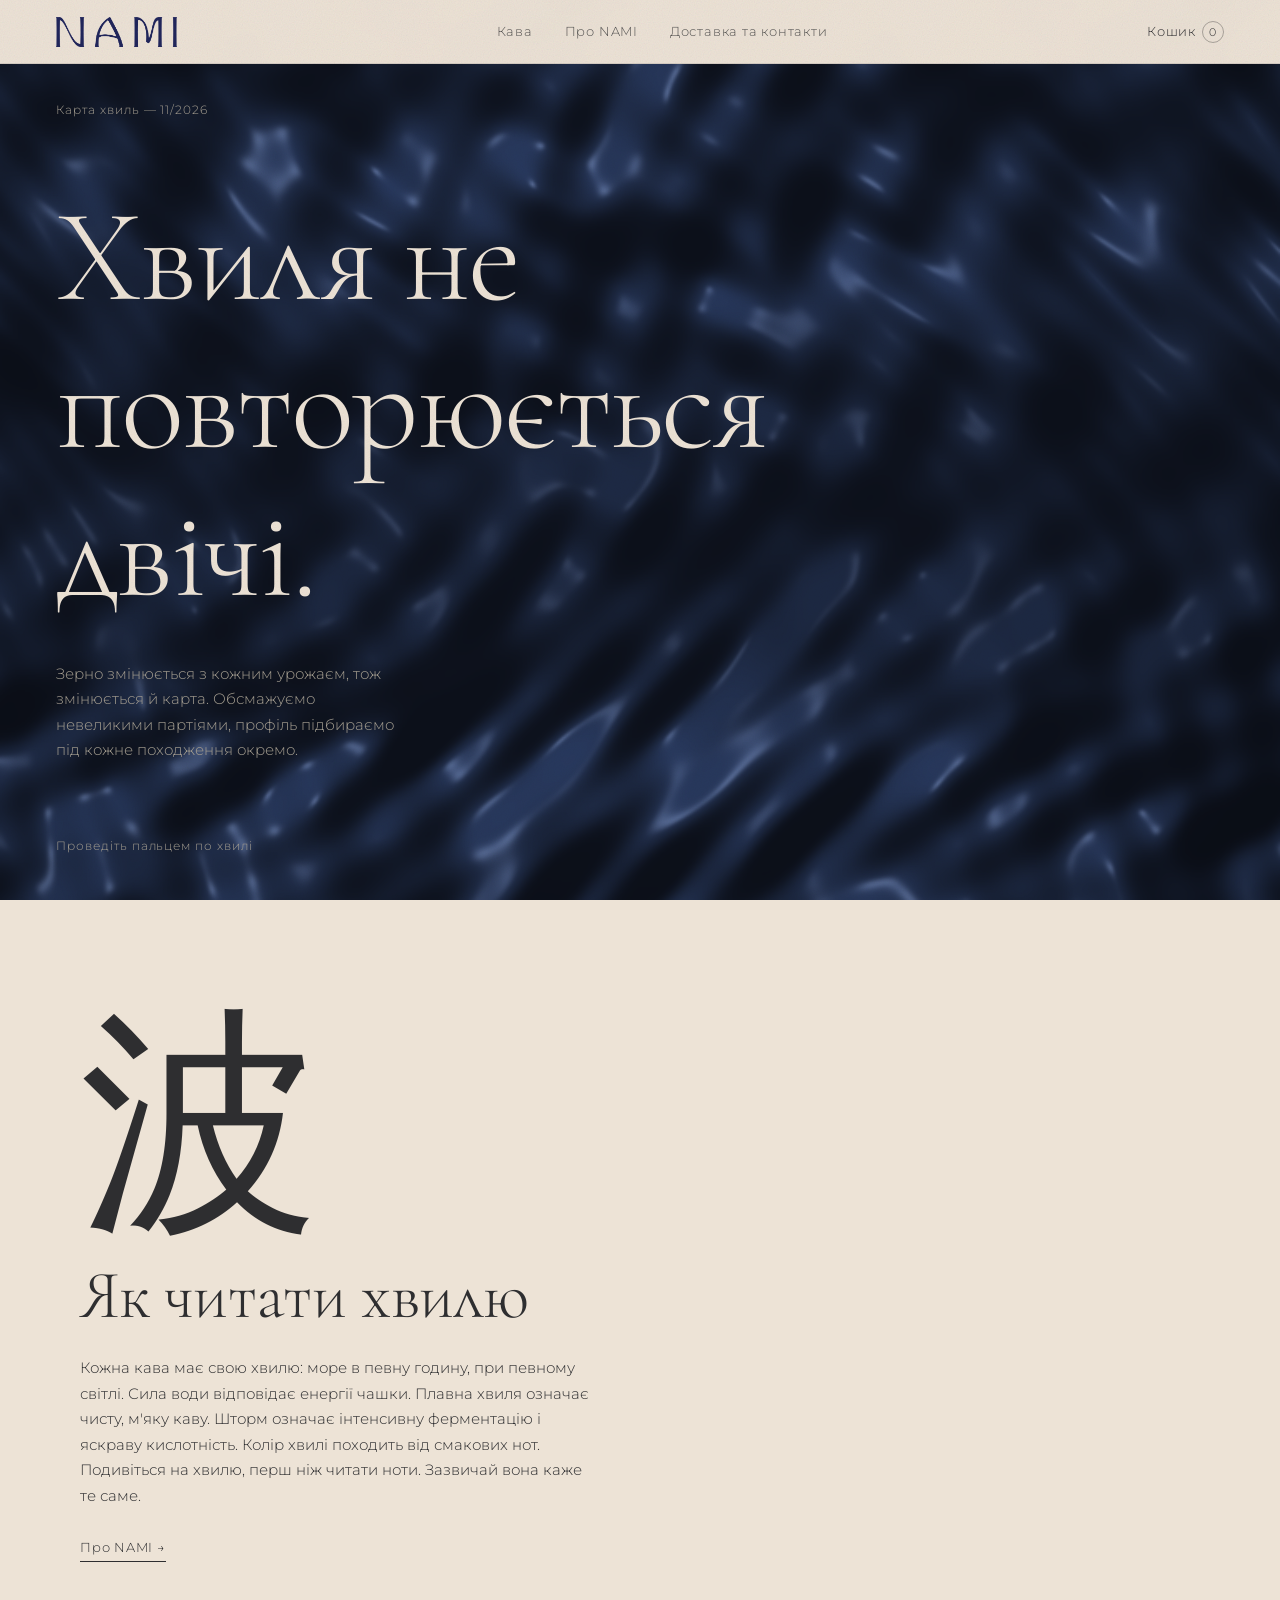
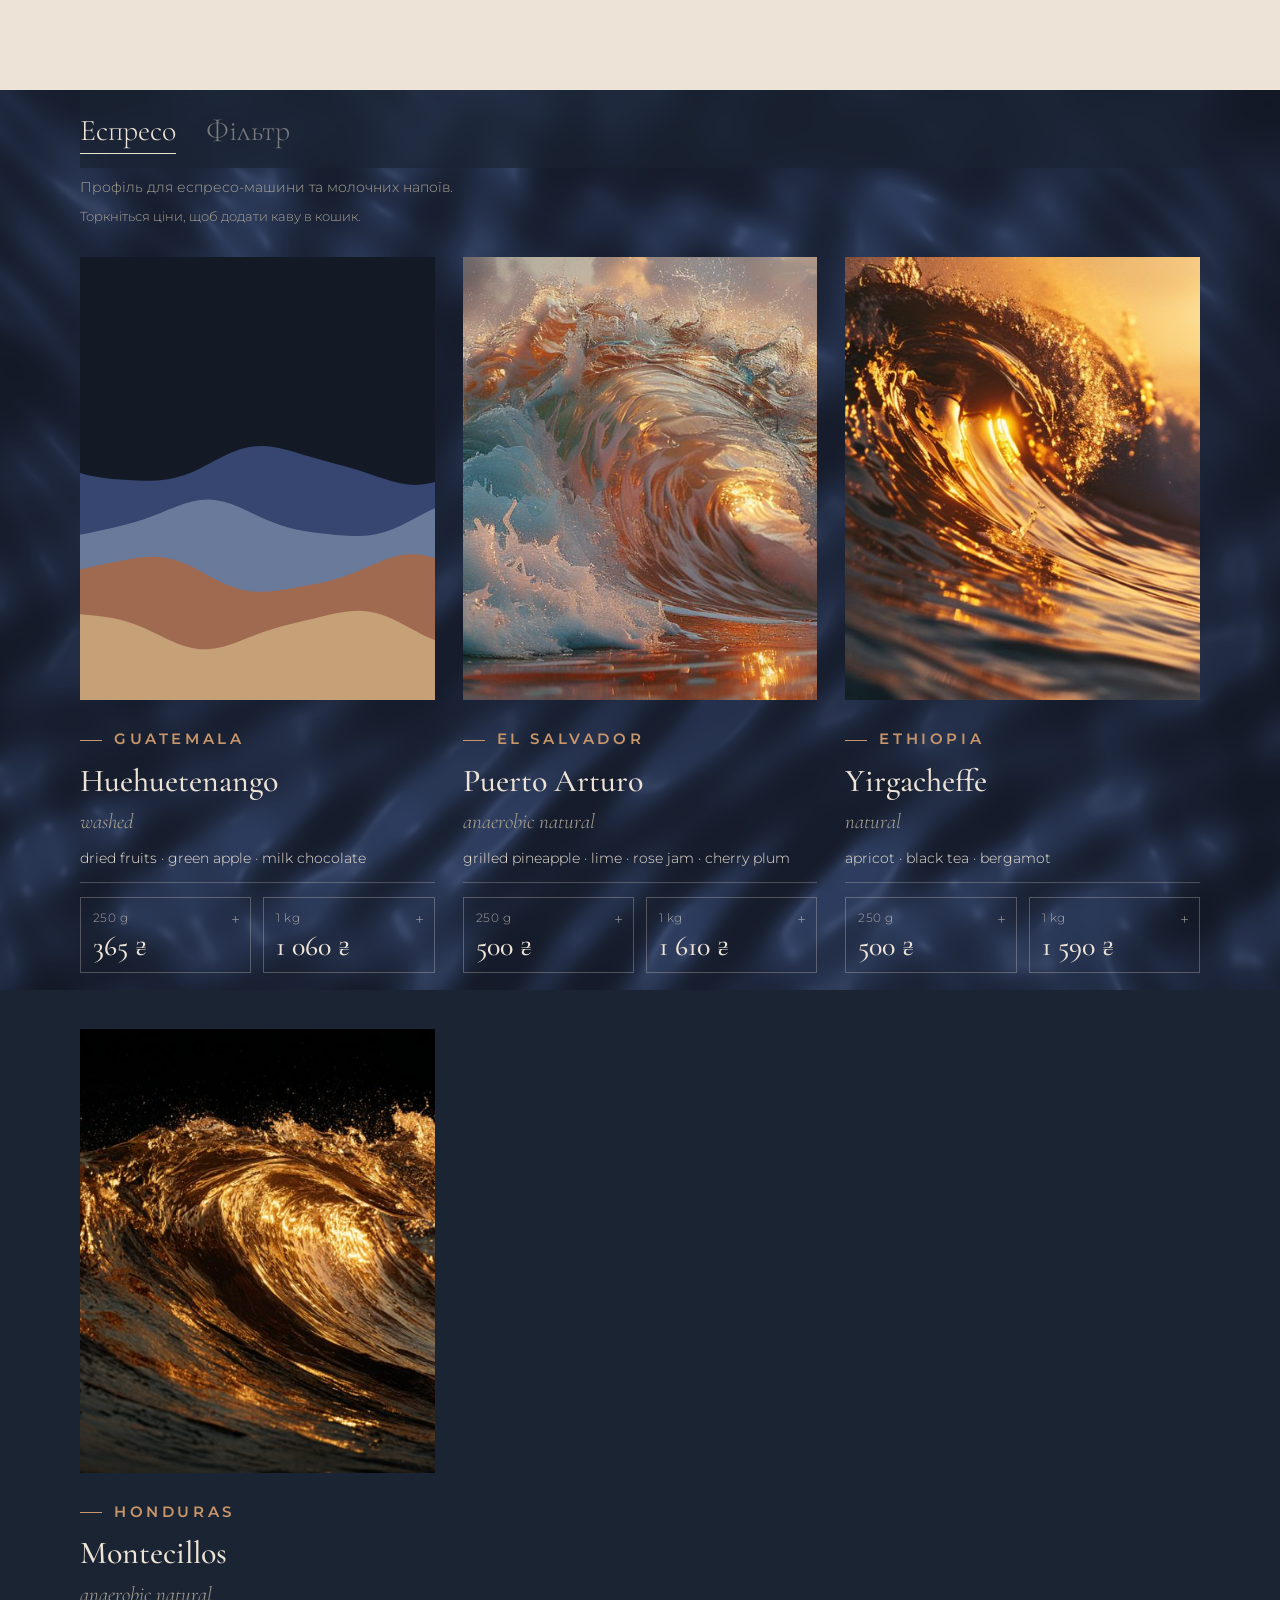
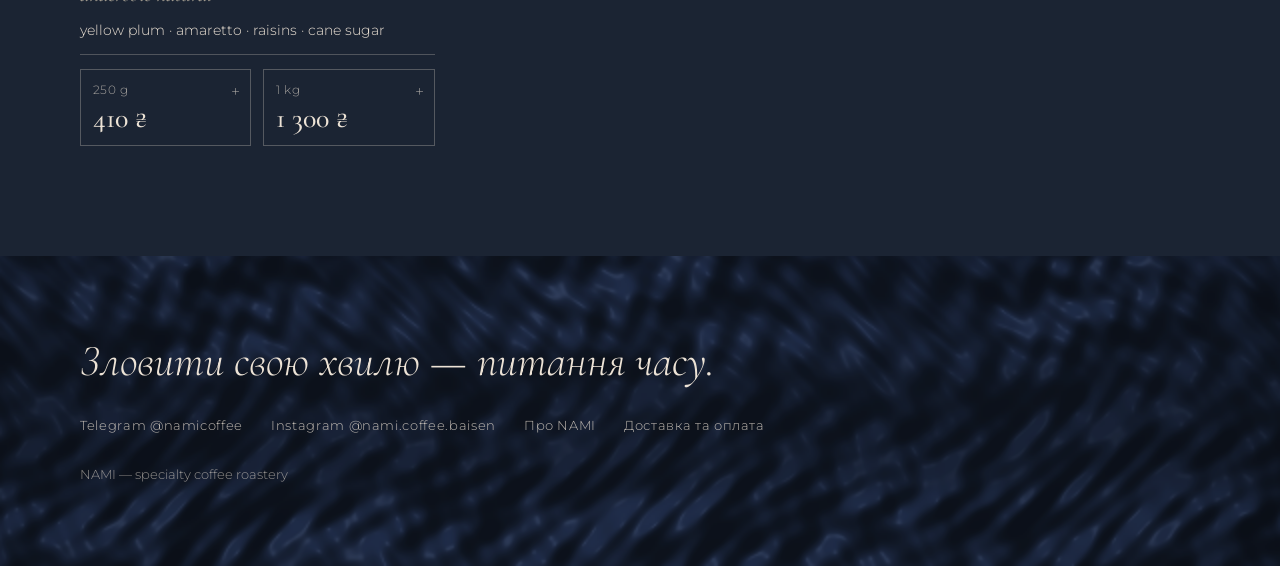
<file: index.html>
<!DOCTYPE html>
<html lang="uk">
<head>
<meta charset="utf-8">
<meta name="viewport" content="width=device-width, initial-scale=1, viewport-fit=cover">
<meta name="theme-color" content="#131A26">
<title>NAMI — спешелті кава</title>
<meta name="description" content="NAMI — спешелті обсмажування. Карта хвиль: еспресо та фільтр. Доставка Новою поштою.">
<meta property="og:title" content="NAMI — спешелті кава">
<meta property="og:description" content="NAMI — спешелті обсмажування. Карта хвиль: еспресо та фільтр. Доставка Новою поштою.">
<meta property="og:type" content="website">
<link rel="preconnect" href="https://fonts.googleapis.com">
<link rel="preconnect" href="https://fonts.gstatic.com" crossorigin>
<link href="https://fonts.googleapis.com/css2?family=Cormorant+Garamond:ital,wght@0,300;0,400;0,500;1,300;1,400&family=Montserrat:wght@300;400;500&display=swap" rel="stylesheet">
<link rel="stylesheet" href="/assets/site.css">
</head>
<body data-page="home">
<div id="hdr"></div>
<main id="main"><noscript><p style="padding:40px 22px">Для роботи сайту потрібен JavaScript. Замовити каву можна в Telegram @namicoffee.</p></noscript></main>
<div id="ftr"></div>
<script src="/assets/app.js"></script>
</body>
</html>
</file>
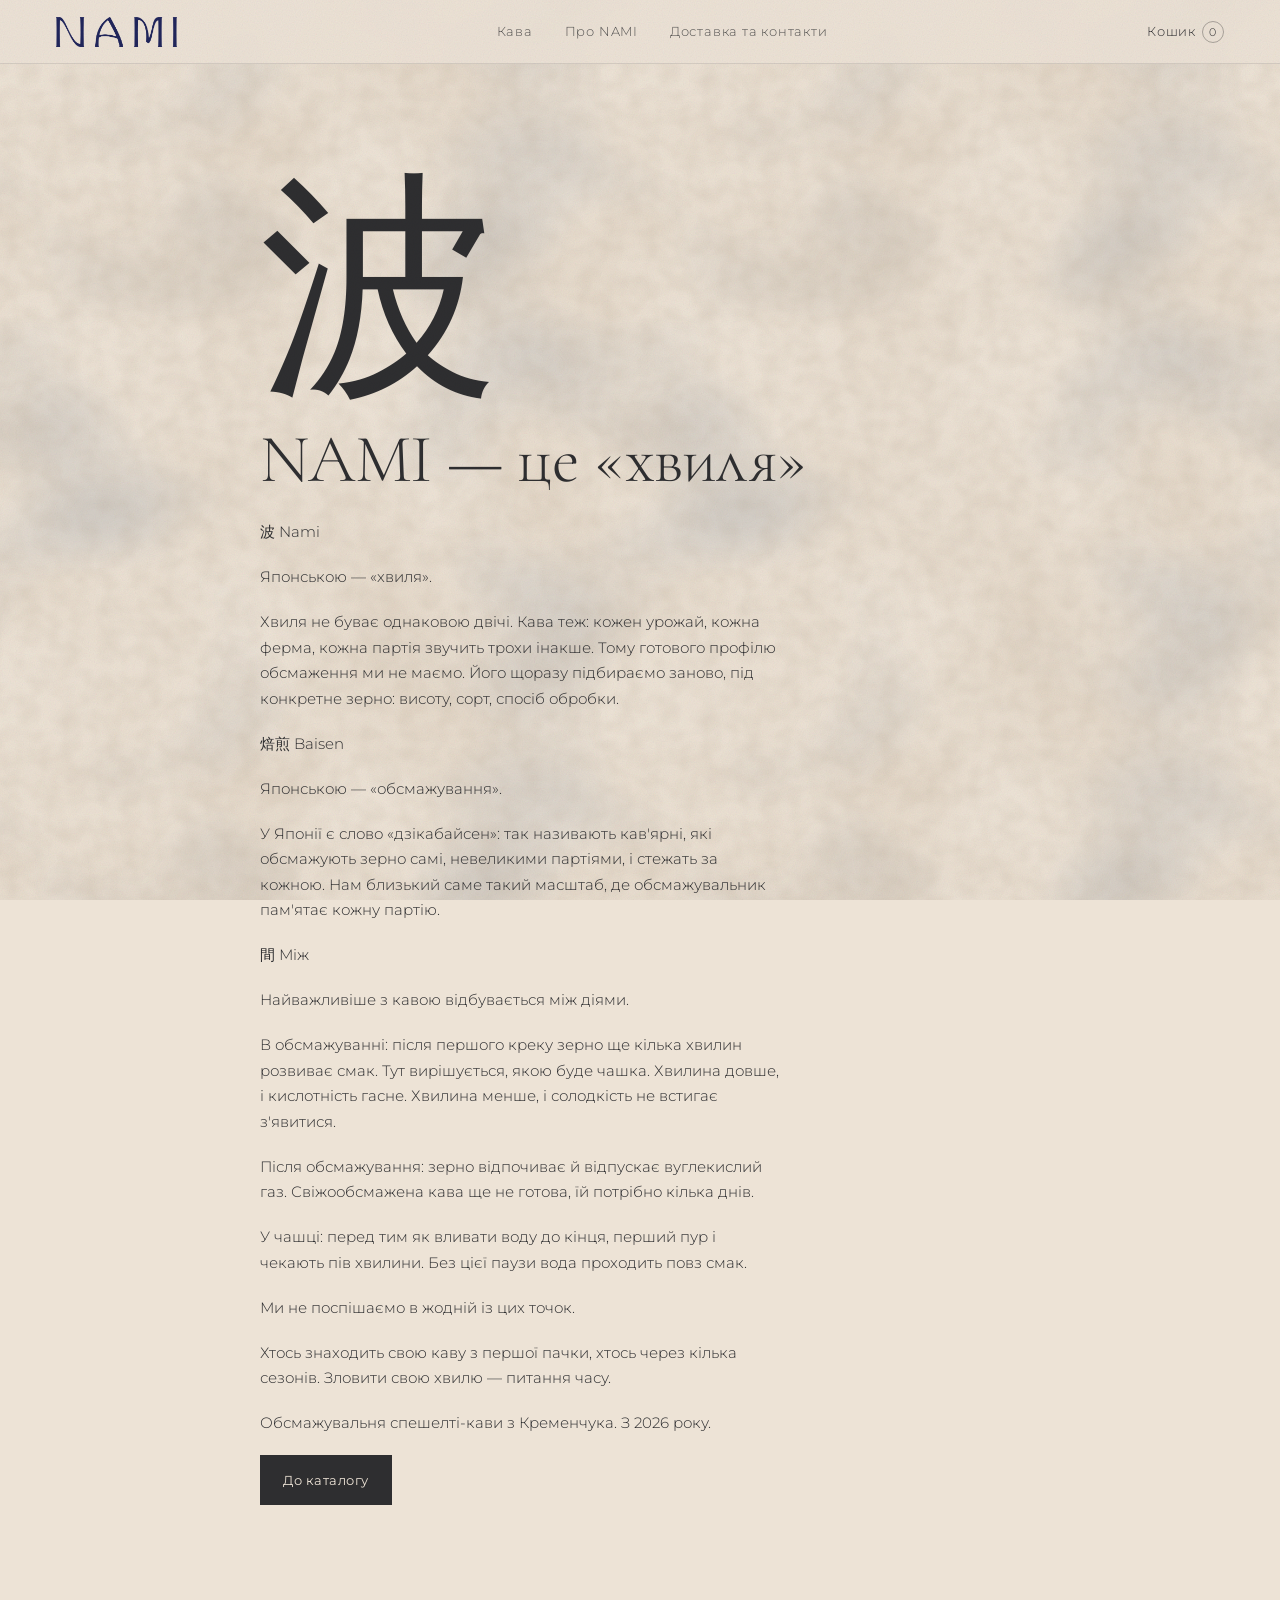
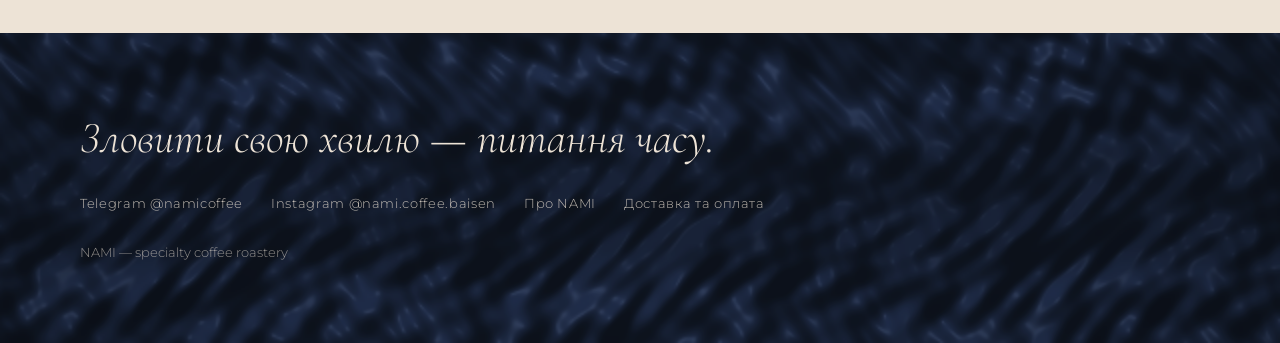
<file: about.html>
<!DOCTYPE html>
<html lang="uk">
<head>
<meta charset="utf-8">
<meta name="viewport" content="width=device-width, initial-scale=1, viewport-fit=cover">
<meta name="theme-color" content="#131A26">
<title>Про NAMI — ма</title>
<meta name="description" content="Філософія NAMI: ма — пауза між звуками.">
<meta property="og:title" content="Про NAMI — ма">
<meta property="og:description" content="Філософія NAMI: ма — пауза між звуками.">
<meta property="og:type" content="website">
<link rel="preconnect" href="https://fonts.googleapis.com">
<link rel="preconnect" href="https://fonts.gstatic.com" crossorigin>
<link href="https://fonts.googleapis.com/css2?family=Cormorant+Garamond:ital,wght@0,300;0,400;0,500;1,300;1,400&family=Montserrat:wght@300;400;500&display=swap" rel="stylesheet">
<link rel="stylesheet" href="/assets/site.css">
</head>
<body data-page="about">
<div id="hdr"></div>
<main id="main"><noscript><p style="padding:40px 22px">Для роботи сайту потрібен JavaScript. Замовити каву можна в Telegram @namicoffee.</p></noscript></main>
<div id="ftr"></div>
<script src="/assets/app.js"></script>
</body>
</html>
</file>
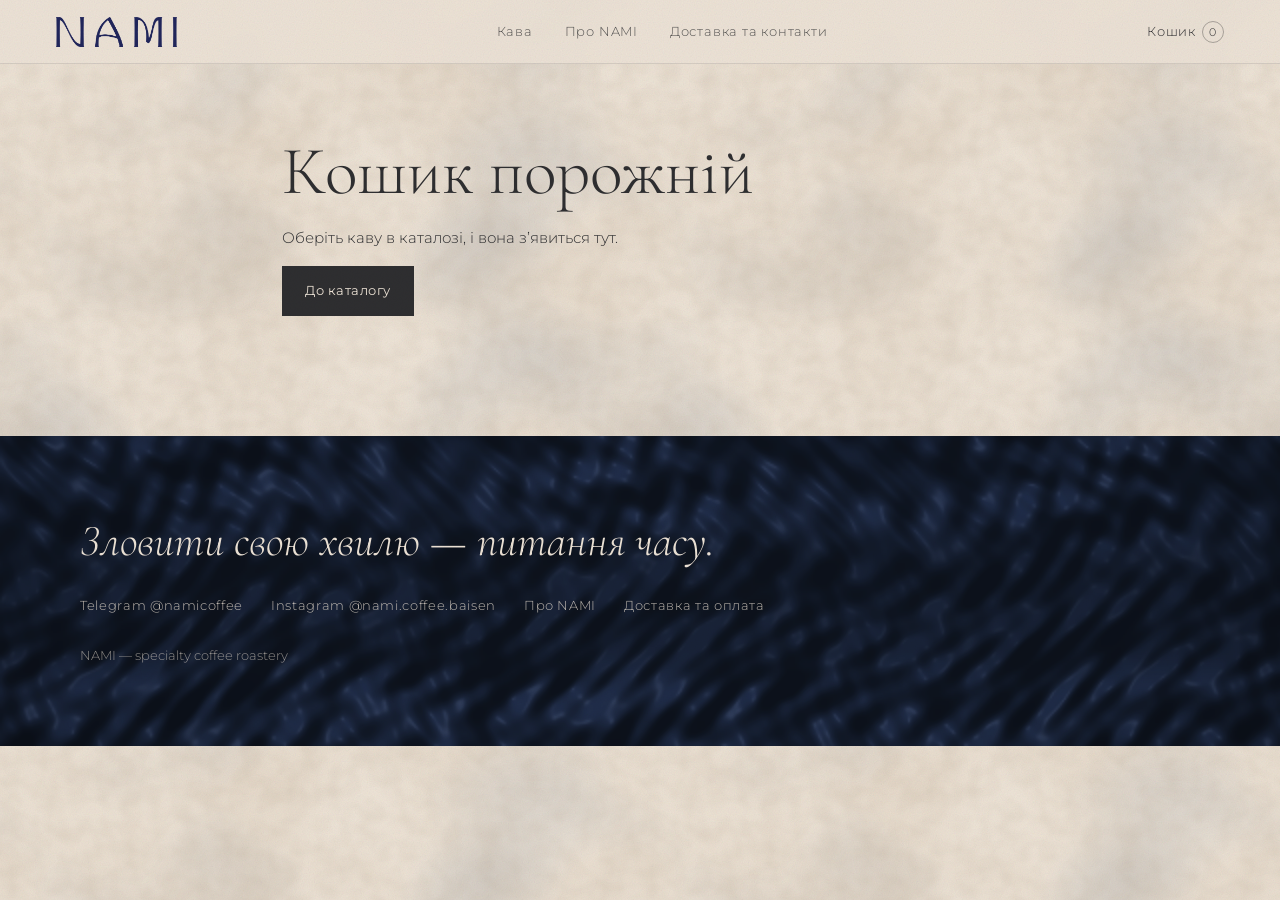
<file: checkout.html>
<!DOCTYPE html>
<html lang="uk">
<head>
<meta charset="utf-8">
<meta name="viewport" content="width=device-width, initial-scale=1, viewport-fit=cover">
<meta name="theme-color" content="#131A26">
<title>Оформлення замовлення — NAMI</title>
<meta name="description" content="Оформлення замовлення NAMI.">
<meta property="og:title" content="Оформлення замовлення — NAMI">
<meta property="og:description" content="Оформлення замовлення NAMI.">
<meta property="og:type" content="website">
<meta name="robots" content="noindex">
<link rel="preconnect" href="https://fonts.googleapis.com">
<link rel="preconnect" href="https://fonts.gstatic.com" crossorigin>
<link href="https://fonts.googleapis.com/css2?family=Cormorant+Garamond:ital,wght@0,300;0,400;0,500;1,300;1,400&family=Montserrat:wght@300;400;500&display=swap" rel="stylesheet">
<link rel="stylesheet" href="/assets/site.css">
</head>
<body data-page="checkout">
<div id="hdr"></div>
<main id="main"><noscript><p style="padding:40px 22px">Для роботи сайту потрібен JavaScript. Замовити каву можна в Telegram @namicoffee.</p></noscript></main>
<div id="ftr"></div>
<script src="/assets/app.js"></script>
</body>
</html>
</file>
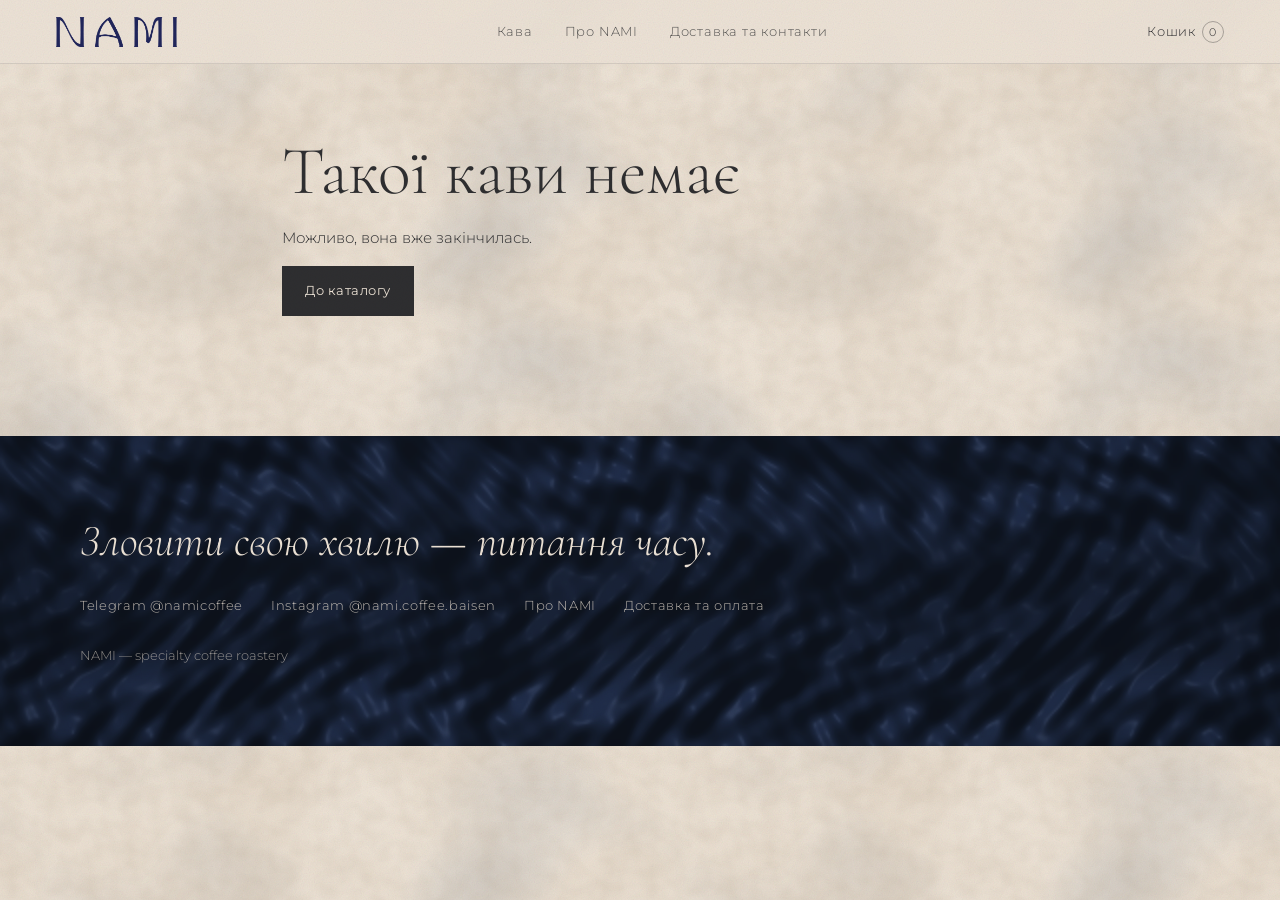
<file: coffee.html>
<!DOCTYPE html>
<html lang="uk">
<head>
<meta charset="utf-8">
<meta name="viewport" content="width=device-width, initial-scale=1, viewport-fit=cover">
<meta name="theme-color" content="#131A26">
<title>Кава — NAMI</title>
<meta name="description" content="Кава NAMI: походження, обробка, смакові ноти й ціни.">
<meta property="og:title" content="Кава — NAMI">
<meta property="og:description" content="Кава NAMI: походження, обробка, смакові ноти й ціни.">
<meta property="og:type" content="website">
<link rel="preconnect" href="https://fonts.googleapis.com">
<link rel="preconnect" href="https://fonts.gstatic.com" crossorigin>
<link href="https://fonts.googleapis.com/css2?family=Cormorant+Garamond:ital,wght@0,300;0,400;0,500;1,300;1,400&family=Montserrat:wght@300;400;500&display=swap" rel="stylesheet">
<link rel="stylesheet" href="/assets/site.css">
</head>
<body data-page="coffee">
<div id="hdr"></div>
<main id="main"><noscript><p style="padding:40px 22px">Для роботи сайту потрібен JavaScript. Замовити каву можна в Telegram @namicoffee.</p></noscript></main>
<div id="ftr"></div>
<script src="/assets/app.js"></script>
</body>
</html>
</file>
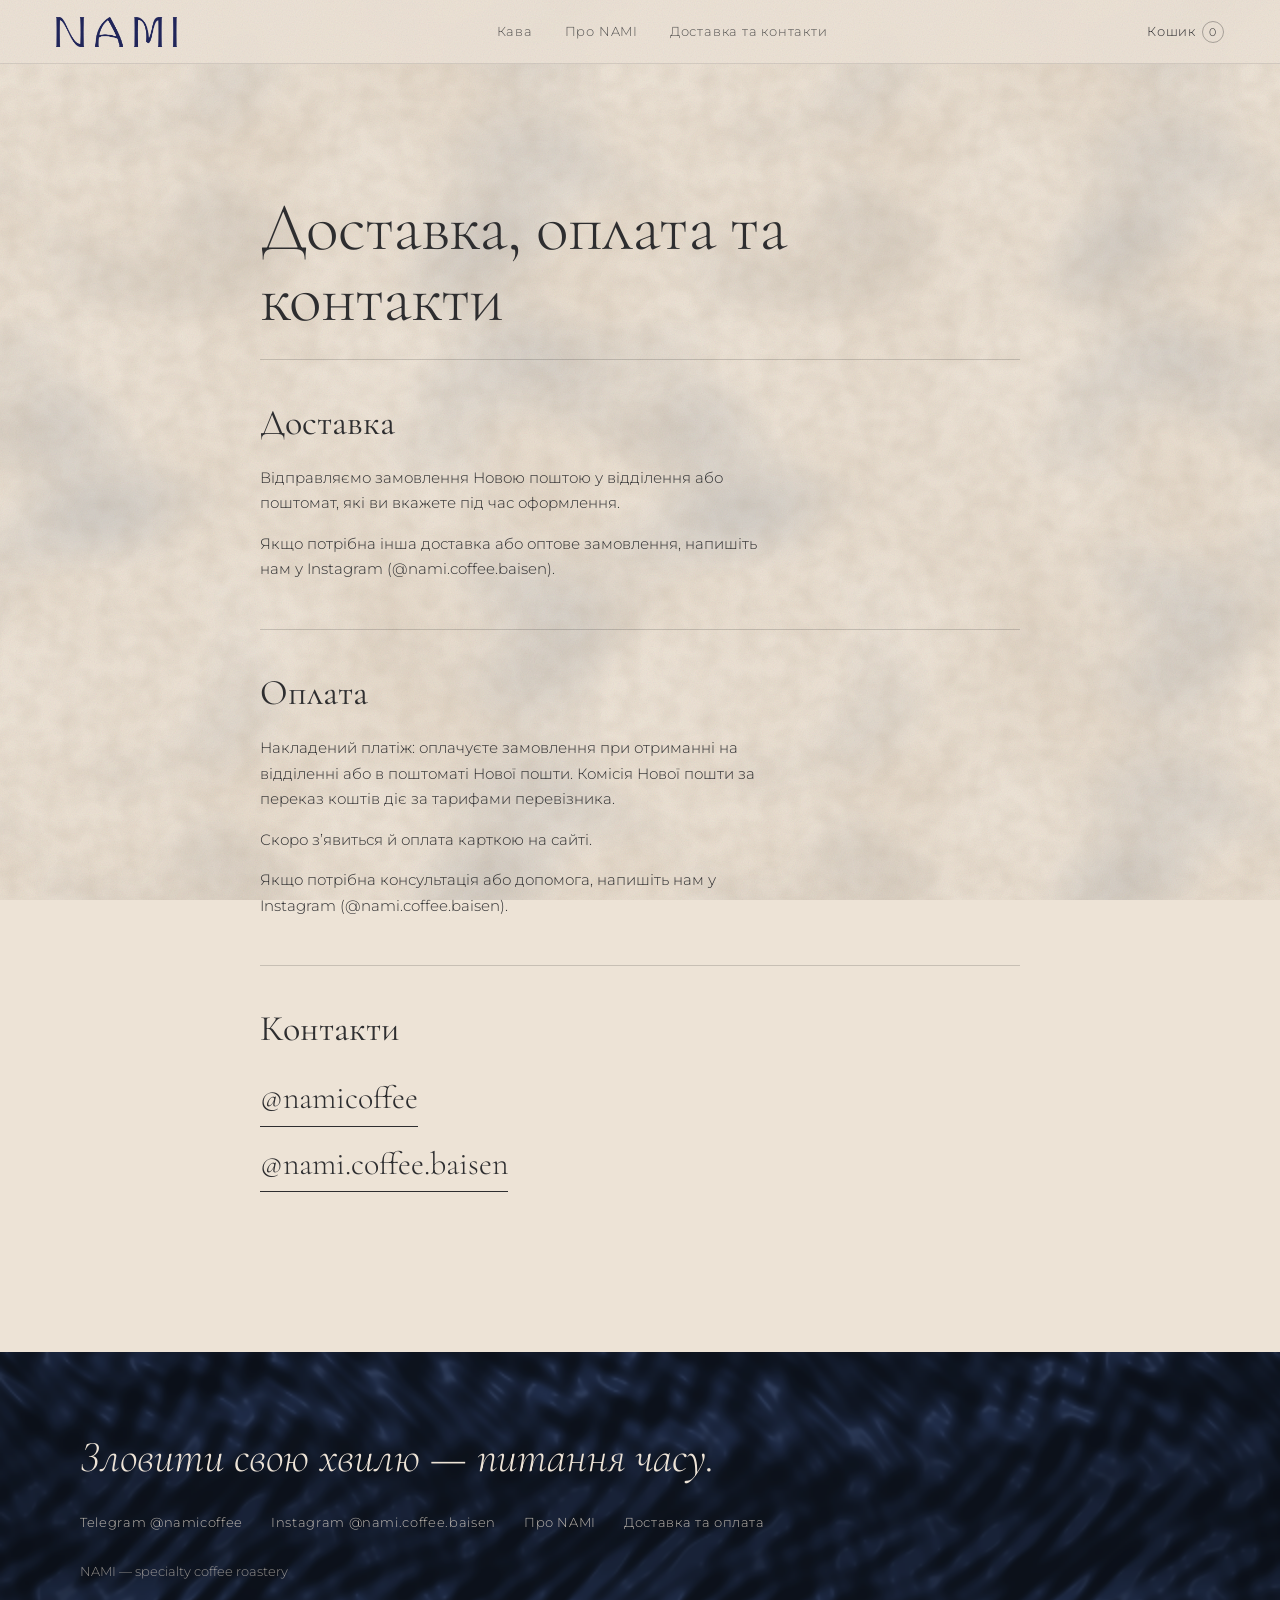
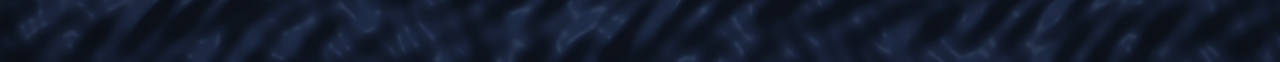
<file: info.html>
<!DOCTYPE html>
<html lang="uk">
<head>
<meta charset="utf-8">
<meta name="viewport" content="width=device-width, initial-scale=1, viewport-fit=cover">
<meta name="theme-color" content="#131A26">
<title>Доставка, оплата та контакти — NAMI</title>
<meta name="description" content="Доставка Новою поштою, оплата карткою та контакти NAMI.">
<meta property="og:title" content="Доставка, оплата та контакти — NAMI">
<meta property="og:description" content="Доставка Новою поштою, оплата карткою та контакти NAMI.">
<meta property="og:type" content="website">
<link rel="preconnect" href="https://fonts.googleapis.com">
<link rel="preconnect" href="https://fonts.gstatic.com" crossorigin>
<link href="https://fonts.googleapis.com/css2?family=Cormorant+Garamond:ital,wght@0,300;0,400;0,500;1,300;1,400&family=Montserrat:wght@300;400;500&display=swap" rel="stylesheet">
<link rel="stylesheet" href="/assets/site.css">
</head>
<body data-page="info">
<div id="hdr"></div>
<main id="main"><noscript><p style="padding:40px 22px">Для роботи сайту потрібен JavaScript. Замовити каву можна в Telegram @namicoffee.</p></noscript></main>
<div id="ftr"></div>
<script src="/assets/app.js"></script>
</body>
</html>
</file>
<file: assets/site.css>
:root {
  --navy: #1B2433;
  --navy-deep: #131A26;
  --beige: #EDE3D6;
  --paper: #EDE3D6;
  --paper-tex: url("data:image/svg+xml,%3Csvg xmlns=%22http://www.w3.org/2000/svg%22 width=%22640%22 height=%22640%22%3E%3Cdefs%3E%0A%3Cfilter id=%22m%22 x=%220%22 y=%220%22 width=%22100%25%22 height=%22100%25%22%3E%3CfeTurbulence type=%22fractalNoise%22 baseFrequency=%220.006%22 numOctaves=%223%22 seed=%225%22 stitchTiles=%22stitch%22/%3E%3CfeColorMatrix values=%220 0 0 0 .58 0 0 0 0 .46 0 0 0 0 .33 0 0 0 .45 -.155%22/%3E%3C/filter%3E%0A%3Cfilter id=%22k%22 x=%220%22 y=%220%22 width=%22100%25%22 height=%22100%25%22%3E%3CfeTurbulence type=%22fractalNoise%22 baseFrequency=%220.004 0.006%22 numOctaves=%222%22 seed=%2221%22 stitchTiles=%22stitch%22/%3E%3CfeColorMatrix values=%220 0 0 0 .106 0 0 0 0 .141 0 0 0 0 .2 0 0 0 .5 -.24%22/%3E%3C/filter%3E%0A%3Cfilter id=%22f%22 x=%220%22 y=%220%22 width=%22100%25%22 height=%22100%25%22%3E%3CfeTurbulence type=%22fractalNoise%22 baseFrequency=%220.05 0.055%22 numOctaves=%222%22 seed=%229%22 stitchTiles=%22stitch%22/%3E%3CfeColorMatrix values=%220 0 0 0 .45 0 0 0 0 .36 0 0 0 0 .26 0 0 0 .3 -.1%22/%3E%3C/filter%3E%0A%3C/defs%3E%3Crect width=%22100%25%22 height=%22100%25%22 filter=%22url(%23k)%22/%3E%3Crect width=%22100%25%22 height=%22100%25%22 filter=%22url(%23m)%22/%3E%3Crect width=%22100%25%22 height=%22100%25%22 filter=%22url(%23f)%22/%3E%3C/svg%3E");
  --charcoal: #2E2E30;
  --copper: #8E5A34;
  --muted-on-navy: #A9A294;
  --muted-on-paper: #6B6459;
  --serif: "Cormorant Garamond", "Times New Roman", serif;
  --sans: "Montserrat", "Helvetica Neue", Arial, sans-serif;
  --ease: cubic-bezier(.2, .7, .2, 1);
  --hdr: 64px;
}
*, *::before, *::after { box-sizing: border-box; }
html { -webkit-text-size-adjust: 100%; scroll-padding-top: calc(var(--hdr) + 12px); }
body { margin: 0; background: var(--paper) var(--paper-tex) 0 0 / 640px 640px fixed; color: var(--charcoal); font-family: var(--sans); font-weight: 300; font-size: 15px; line-height: 1.7; -webkit-font-smoothing: antialiased; }
button, input, textarea { font: inherit; color: inherit; }
a { color: inherit; }
img { max-width: 100%; }
a:focus-visible, button:focus-visible, input:focus-visible, textarea:focus-visible { outline: 2px solid currentColor; outline-offset: 3px; }
.sr { position: absolute; width: 1px; height: 1px; overflow: hidden; clip: rect(0 0 0 0); white-space: nowrap; }

/* subtle paper grain */
body::after { content: ""; position: fixed; inset: 0; pointer-events: none; z-index: 60; opacity: .12; mix-blend-mode: multiply;
  background-image: url("data:image/svg+xml,%3Csvg xmlns='http://www.w3.org/2000/svg' width='220' height='220'%3E%3Cfilter id='n'%3E%3CfeTurbulence type='fractalNoise' baseFrequency='.85' numOctaves='2' stitchTiles='stitch'/%3E%3C/filter%3E%3Crect width='100%25' height='100%25' filter='url(%23n)'/%3E%3C/svg%3E"); }

/* ---------- header ---------- */
.hdr { position: sticky; top: 0; z-index: 40; height: var(--hdr); display: flex; align-items: center; justify-content: space-between; gap: 16px; padding: 0 22px; background: rgba(237,227,214,.9); backdrop-filter: blur(8px); -webkit-backdrop-filter: blur(8px); border-bottom: 1px solid rgba(46,46,48,.12); }
.logo { font-family: var(--serif); font-size: 26px; letter-spacing: .34em; text-decoration: none; font-weight: 400; }
.nav { display: none; gap: 32px; font-size: 13px; letter-spacing: .06em; }
.nav a { text-decoration: none; opacity: .8; transition: opacity .3s; }
.nav a:hover { opacity: 1; }
.hdr-r { display: flex; align-items: center; gap: 18px; }
.cartbtn, .menubtn { background: none; border: 0; padding: 10px 0; cursor: pointer; font-size: 13px; letter-spacing: .06em; }
.cartbtn .cnt { display: inline-grid; place-items: center; min-width: 22px; height: 22px; margin-left: 6px; padding: 0 6px; border-radius: 11px; background: var(--copper); color: var(--beige); font-size: 11px; letter-spacing: 0; }
.cartbtn .cnt[data-n="0"] { background: transparent; color: inherit; border: 1px solid rgba(46,46,48,.35); }
.cartbtn.bump .cnt { animation: bump .5s var(--ease); }
@keyframes bump { 40% { transform: scale(1.35); } }
.mobnav { position: fixed; left: 0; right: 0; top: var(--hdr); z-index: 39; background: var(--paper); border-bottom: 1px solid rgba(46,46,48,.15); display: grid; padding: 8px 22px 18px; transform: translateY(-110%); visibility: hidden; transition: transform .6s var(--ease), visibility 0s linear .6s; }
.mobnav.open { transform: none; visibility: visible; transition-delay: 0s; }
.mobnav a { font-family: var(--serif); font-size: 30px; text-decoration: none; padding: 10px 0; border-top: 1px solid rgba(46,46,48,.12); }
.mobnav a:first-child { border-top: 0; }
@media (min-width: 760px) { .nav { display: flex; } .menubtn, .mobnav { display: none; } .hdr { padding: 0 56px; } }

/* ---------- hero ---------- */
.hero { position: relative; min-height: calc(100vh - var(--hdr)); min-height: calc(100svh - var(--hdr)); background: var(--navy-deep); color: var(--beige); overflow: hidden; display: flex; flex-direction: column; justify-content: space-between; padding: 26px 22px 30px; touch-action: pan-y; }
.hero canvas { position: absolute; inset: 0; width: 100%; height: 100%; display: block; }
.hero-top, .hero-main, .hero-hint { position: relative; z-index: 2; pointer-events: none; }
.hero-top { font-size: 12px; letter-spacing: .08em; color: var(--muted-on-navy); }
.hero h1 { font-family: var(--serif); font-weight: 300; font-size: clamp(52px, 15vw, 132px); line-height: .98; letter-spacing: -.015em; margin: 0 0 24px; max-width: 11ch; }
.hero h1 .w { display: inline-block; overflow: hidden; vertical-align: top; padding-bottom: .14em; margin-right: .22em; }
.hero h1 .wi { display: inline-block; transform: translateY(112%); animation: rise 1.4s var(--ease) forwards; animation-delay: calc(.45s + var(--i) * .13s); }
@keyframes rise { to { transform: none; } }
.hero p { margin: 0; max-width: 34ch; color: var(--muted-on-navy); opacity: 0; animation: fadein 1.6s ease 1.7s forwards; }
@keyframes fadein { to { opacity: 1; } }
.hero-hint { font-size: 12px; letter-spacing: .08em; color: var(--muted-on-navy); opacity: 0; animation: fadein 1.6s ease 2.6s forwards; transition: opacity .8s ease; }
.hero-hint.gone { animation: none; opacity: 0 !important; }
@media (prefers-reduced-motion: reduce) { .hero h1 .wi { animation: none; transform: none; } .hero p, .hero-hint { animation: none; opacity: 1; } }
@media (min-width: 760px) { .hero { padding: 36px 56px 44px; } }

/* ---------- generic sections ---------- */
section.s { padding: clamp(64px, 12vw, 128px) 22px; }
.wrap { max-width: 1120px; margin: 0 auto; }
.narrow { max-width: 760px; margin: 0 auto; }
h1.page, h2.page { font-family: var(--serif); font-weight: 300; font-size: clamp(38px, 8vw, 68px); line-height: 1.05; letter-spacing: -.01em; margin: 0 0 24px; }
.kanji { font-family: var(--serif); font-size: clamp(110px, 34vw, 240px); line-height: .85; font-weight: 300; margin: 0 0 28px; }
.prose p { margin: 0 0 1.3em; max-width: 52ch; }
.link { display: inline-block; margin-top: 8px; font-size: 13px; letter-spacing: .06em; text-decoration: none; border-bottom: 1px solid currentColor; padding-bottom: 3px; }
@media (min-width: 760px) { section.s { padding-left: 56px; padding-right: 56px; } }

/* ---------- catalog ---------- */
.menu { --bg: var(--navy); --fg: var(--beige); --mut: var(--muted-on-navy); background: var(--bg); color: var(--fg); padding: 0 22px 110px; transition: background-color .8s var(--ease), color .8s var(--ease); }
.menu { position: relative; isolation: isolate; }
.menu::before { content: ""; position: absolute; inset: 0; z-index: -1; pointer-events: none; opacity: 0; background: var(--paper-tex) 0 0 / 640px 640px fixed; transition: opacity .8s var(--ease); }
.menu[data-tier="filter"]::before { opacity: 1; }
.menu[data-tier="filter"] .tabs { background: var(--paper) var(--paper-tex) 0 0 / 640px 640px fixed; }
.menu[data-tier="filter"] { --bg: var(--paper); --fg: var(--charcoal); --mut: var(--muted-on-paper); }
.tabs { position: sticky; top: var(--hdr); z-index: 6; display: flex; gap: 30px; padding: 22px 0 14px; background: var(--bg); transition: background-color .8s var(--ease); }
.tab { position: relative; background: none; border: 0; padding: 4px 0 8px; cursor: pointer; font-family: var(--serif); font-size: 30px; line-height: 1; opacity: .45; transition: opacity .5s ease; }
.tab::after { content: ""; position: absolute; left: 0; right: 0; bottom: 0; height: 1px; background: currentColor; transform: scaleX(0); transform-origin: left; transition: transform .7s var(--ease); }
.tab[aria-selected="true"] { opacity: 1; }
.tab[aria-selected="true"]::after { transform: scaleX(1); }
.menu .lede { margin: 8px 0 6px; max-width: 46ch; color: var(--mut); font-size: 14px; transition: color .8s var(--ease); }
.menu .hint { margin: 0 0 30px; font-size: 12.5px; color: var(--mut); }
.grid { display: grid; grid-template-columns: 1fr; gap: 56px 28px; transition: opacity .28s ease; }
.grid.swap { opacity: 0; }
@media (min-width: 620px) { .grid { grid-template-columns: repeat(2, 1fr); } }
@media (min-width: 980px) { .grid { grid-template-columns: repeat(3, 1fr); } .menu { padding-left: 56px; padding-right: 56px; } }
.card { display: flex; flex-direction: column; gap: 12px; opacity: 0; transform: translateY(18px); transition: opacity .9s var(--ease), transform .9s var(--ease); }
.card.in { opacity: 1; transform: none; }
.artlink { display: block; text-decoration: none; overflow: hidden; }
.art { width: 100%; aspect-ratio: 4 / 5; display: block; object-fit: cover; background: color-mix(in srgb, var(--fg) 8%, var(--bg)); transition: transform 1.2s var(--ease); }
.artlink:hover .art { transform: scale(1.025); }
.origin { margin: 6px 0 0; font-size: 12px; letter-spacing: .1em; text-transform: uppercase; color: var(--mut); }
.cname { font-family: var(--serif); font-weight: 500; font-size: 32px; line-height: 1.05; margin: 0; }
.cname a { text-decoration: none; }
.proc { font-family: var(--serif); font-style: italic; font-size: 21px; line-height: 1.2; margin: 0; color: var(--mut); }
.notes { margin: 0; font-size: 14px; line-height: 1.65; flex: 1; }
.prices { display: grid; grid-template-columns: 1fr 1fr; gap: 12px; padding-top: 14px; border-top: 1px solid color-mix(in srgb, var(--fg) 25%, transparent); }
.pricebtn { position: relative; display: grid; gap: 2px; text-align: left; padding: 10px 12px; background: none; border: 1px solid color-mix(in srgb, var(--fg) 28%, transparent); cursor: pointer; transition: background-color .4s ease, color .4s ease, border-color .4s ease; }
.pricebtn .s { font-size: 12px; opacity: .65; letter-spacing: .04em; }
.pricebtn .a { font-family: var(--serif); font-weight: 500; font-size: 28px; line-height: 1.15; }
.pricebtn .plus { position: absolute; top: 8px; right: 10px; font-size: 16px; opacity: .6; }
.pricebtn.added { background: var(--fg); color: var(--bg); border-color: var(--fg); }
.pricebtn.added .plus { font-size: 11px; opacity: 1; top: 12px; }
@media (prefers-reduced-motion: reduce) { .card { opacity: 1; transform: none; transition: none; } }

/* ---------- product page ---------- */
.pdp { display: grid; gap: 32px; padding: 28px 22px 100px; max-width: 1120px; margin: 0 auto; }
.pdp .back { font-size: 13px; letter-spacing: .06em; text-decoration: none; opacity: .75; }
.pdp .art { aspect-ratio: 4 / 5; }
.pdp h1 { font-family: var(--serif); font-weight: 400; font-size: clamp(42px, 9vw, 64px); line-height: 1.02; margin: 4px 0 6px; }
.pdp .proc { font-size: 26px; }
.spec { display: grid; grid-template-columns: max-content 1fr; gap: 8px 24px; font-size: 14px; padding: 16px 0; border-top: 1px solid rgba(46,46,48,.2); border-bottom: 1px solid rgba(46,46,48,.2); margin: 20px 0; }
.spec dt { opacity: .65; } .spec dd { margin: 0; }
.sizes { display: grid; grid-template-columns: 1fr 1fr; gap: 10px; margin: 18px 0 14px; }
.sizebtn { display: grid; gap: 2px; text-align: left; padding: 12px 14px; background: none; border: 1px solid rgba(46,46,48,.3); cursor: pointer; transition: background-color .4s, color .4s; }
.sizebtn .s { font-size: 12px; opacity: .7; } .sizebtn .a { font-family: var(--serif); font-size: 26px; line-height: 1.1; font-weight: 500; }
.sizebtn[aria-pressed="true"] { background: var(--charcoal); color: var(--paper); border-color: var(--charcoal); }
.buy { display: flex; gap: 12px; }
@media (min-width: 860px) { .pdp { grid-template-columns: 1fr 1fr; gap: 64px; padding: 40px 56px 120px; } .pdp .back { grid-column: 1 / -1; } .pdp .art { position: sticky; top: calc(var(--hdr) + 24px); } }

/* ---------- buttons / qty ---------- */
.btn { font: 400 13px/1 var(--sans); letter-spacing: .04em; padding: 0 22px; min-height: 50px; border: 1px solid currentColor; background: transparent; color: inherit; cursor: pointer; border-radius: 0; display: inline-grid; place-items: center; text-decoration: none; transition: background-color .4s, color .4s, opacity .3s; }
.btn.solid { background: var(--copper); color: var(--beige); border-color: var(--copper); }
.btn.dark { background: var(--charcoal); color: var(--paper); border-color: var(--charcoal); }
.btn.grow { flex: 1; }
.btn[disabled] { opacity: .55; cursor: default; }
.qty { display: inline-flex; align-items: center; border: 1px solid rgba(46,46,48,.3); }
.qty button { width: 44px; height: 48px; background: none; border: 0; font-size: 20px; cursor: pointer; }
.qty span { min-width: 28px; text-align: center; font-family: var(--serif); font-size: 22px; }

/* ---------- info page ---------- */
.info-block { padding: 32px 0; border-top: 1px solid rgba(46,46,48,.2); }
.info-block h2 { font-family: var(--serif); font-weight: 400; font-size: 36px; margin: 0 0 12px; }
.info-block p { margin: 0 0 1em; max-width: 52ch; }
.contact-links { display: grid; gap: 10px; }
.contact-links a { font-family: var(--serif); font-size: 32px; text-decoration: none; width: fit-content; border-bottom: 1px solid currentColor; }

/* ---------- cart sheet ---------- */
.sheet { position: fixed; inset: 0; z-index: 70; visibility: hidden; transition: visibility 0s linear .7s; }
.sheet.open { visibility: visible; transition-delay: 0s; }
.sheet-bg { position: absolute; inset: 0; background: rgba(19,26,38,.55); opacity: 0; transition: opacity .6s ease; }
.sheet.open .sheet-bg { opacity: 1; }
.panel { position: absolute; top: 0; bottom: 0; right: 0; width: min(100%, 460px); background: var(--paper); overflow-y: auto; overscroll-behavior: contain; padding: 18px 22px 40px; transform: translateX(100%); transition: transform .75s var(--ease); }
.sheet.open .panel { transform: none; }
.panel header { display: flex; justify-content: space-between; align-items: baseline; }
.panel h3 { font-family: var(--serif); font-weight: 300; font-size: 40px; margin: 0; line-height: 1.1; }
.close { background: none; border: 0; padding: 10px 0 10px 10px; font-size: 13px; cursor: pointer; text-decoration: underline; }
.line { display: grid; grid-template-columns: 1fr auto; gap: 6px 16px; padding: 18px 0; border-top: 1px solid rgba(46,46,48,.22); }
.line .n { font-family: var(--serif); font-size: 22px; font-weight: 500; line-height: 1.15; }
.line .m { font-size: 12.5px; color: var(--muted-on-paper); }
.line .sum { font-family: var(--serif); font-size: 22px; text-align: right; }
.line .qty { grid-column: 2; justify-self: end; } .line .qty button { height: 40px; width: 40px; }
.empty { margin: 28px 0; color: var(--muted-on-paper); }
.total { display: flex; justify-content: space-between; align-items: baseline; padding: 18px 0; border-top: 1px solid rgba(46,46,48,.5); font-family: var(--serif); font-size: 26px; }

/* ---------- checkout ---------- */
.co { display: grid; gap: 40px; padding: 28px 22px 100px; max-width: 1040px; margin: 0 auto; }
.co h1 { font-family: var(--serif); font-weight: 300; font-size: clamp(38px, 8vw, 60px); margin: 0 0 8px; line-height: 1.05; }
.form { display: grid; gap: 18px; align-content: start; }
.form h2 { font-family: var(--serif); font-weight: 400; font-size: 28px; margin: 4px 0 0; }
.fld { display: grid; gap: 2px; }
.fld label { font-size: 12px; color: var(--muted-on-paper); }
.fld input, .fld textarea { font: 300 16px/1.4 var(--sans); background: transparent; border: 0; border-bottom: 1px solid rgba(46,46,48,.45); border-radius: 0; padding: 10px 0; width: 100%; resize: none; }
.sum-box { background: rgba(46,46,48,.05); padding: 8px 20px 20px; align-self: start; }
.err { margin: 0; min-height: 1.4em; font-size: 13px; color: #8A3A2A; }
.actions { display: grid; gap: 10px; }
.fine { font-size: 12.5px; color: var(--muted-on-paper); margin: 0; }
.done pre { white-space: pre-wrap; word-break: break-word; font: 300 13px/1.6 var(--sans); background: rgba(46,46,48,.06); padding: 16px; margin: 16px 0; }
@media (min-width: 860px) { .co { grid-template-columns: 1.1fr .9fr; gap: 72px; padding: 40px 56px 120px; } .co h1 { grid-column: 1 / -1; } }
.thanks { text-align: left; padding: 72px 22px 120px; max-width: 760px; margin: 0 auto; }
.thanks h1 { font-family: var(--serif); font-weight: 300; font-size: clamp(40px, 9vw, 68px); line-height: 1.05; margin: 0 0 18px; }

/* ---------- footer ---------- */
.ftr { background: var(--navy-deep); color: var(--beige); padding: 64px 22px 120px; }
.ftr .wrap { display: grid; gap: 28px; }
.ftr .closing { font-family: var(--serif); font-style: italic; font-size: clamp(28px, 6vw, 44px); margin: 0; line-height: 1.15; }
.ftr .links { display: flex; flex-wrap: wrap; gap: 8px 28px; font-size: 13px; letter-spacing: .05em; }
.ftr .links a { text-decoration: none; opacity: .8; }
.ftr small { opacity: .6; }
@media (min-width: 760px) { .ftr { padding: 80px 56px 80px; } }
/* Назви країн: акцент */
.origin { margin: 14px 0 0; font-size: 15px; font-weight: 600; letter-spacing: .24em; text-transform: uppercase; color: #C9966A; }
.menu[data-tier="filter"] .origin, .page-light .origin { color: var(--copper); }
.origin::before { content: ""; display: inline-block; width: 22px; height: 1px; background: currentColor; vertical-align: middle; margin-right: 12px; } /* Логотип-картинка */
.logoimg { display: block; height: 30px; width: auto; }

/* Вибір способу оплати */
.pays { display: grid; gap: 10px; margin: 6px 0 2px; }
.pm { display: flex; align-items: center; gap: 12px; padding: 14px 16px; border: 1px solid rgba(46,46,48,.35); cursor: pointer; font-size: 15px; }
.pm input { accent-color: var(--copper); width: 18px; height: 18px; margin: 0; }
.pm:has(input:checked) { border-color: var(--copper); background: rgba(142,90,52,.07); }

/* Вода у футері та темному розділі каталогу */
.ftr { position: relative; overflow: hidden; }
.ftr .wrap { position: relative; z-index: 1; }
.waterbg { position: absolute; inset: 0; z-index: 0; pointer-events: none; transition: opacity .9s var(--ease); }
.ftr .waterbg canvas { position: absolute; inset: 0; width: 100%; height: 100%; display: block; opacity: .85; }
.menu { position: relative; }
.menu > .wrap { position: relative; z-index: 1; }
.menu-water canvas { position: sticky; top: 0; display: block; width: 100%; height: 100vh; height: 100svh; }
.menu[data-tier="filter"] .menu-water { opacity: 0; }
.menu:not([data-tier="filter"]) .tabs { background: rgba(27,36,51,.62); -webkit-backdrop-filter: blur(10px); backdrop-filter: blur(10px); }
</file>
